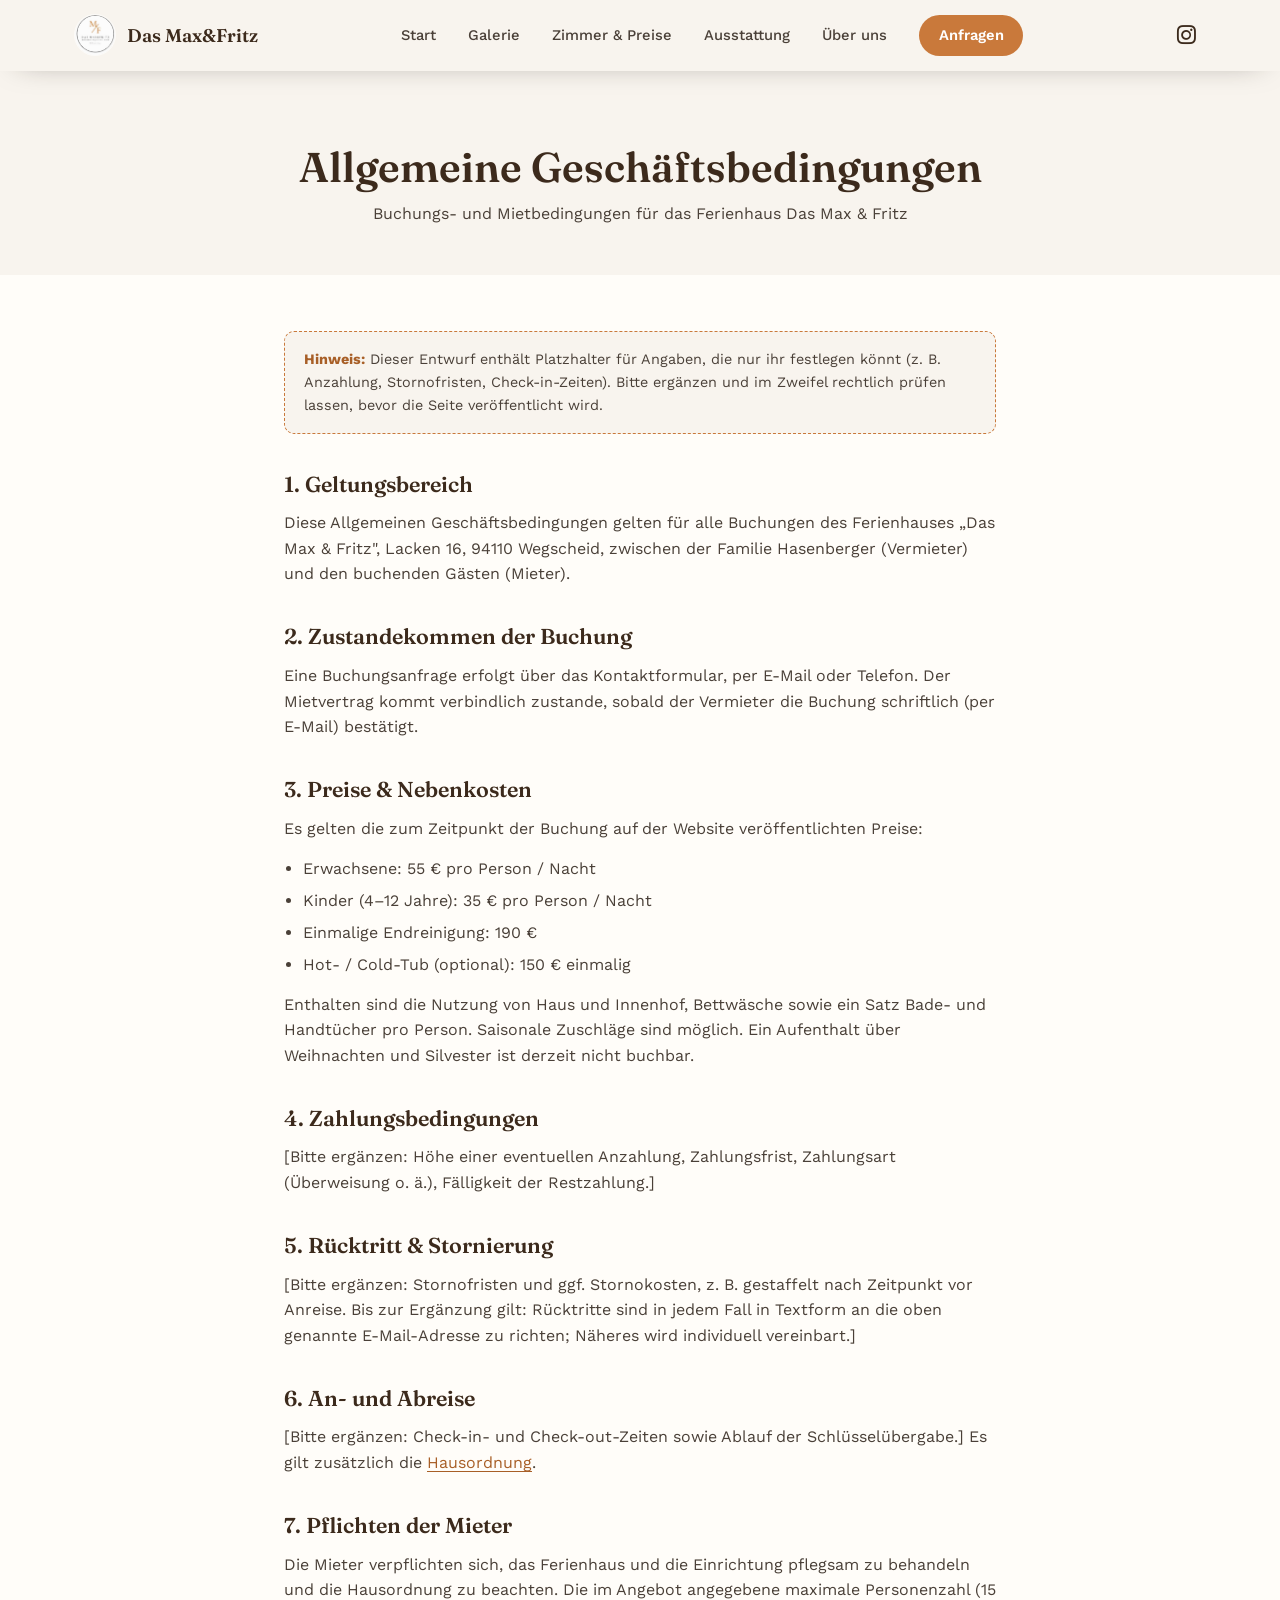
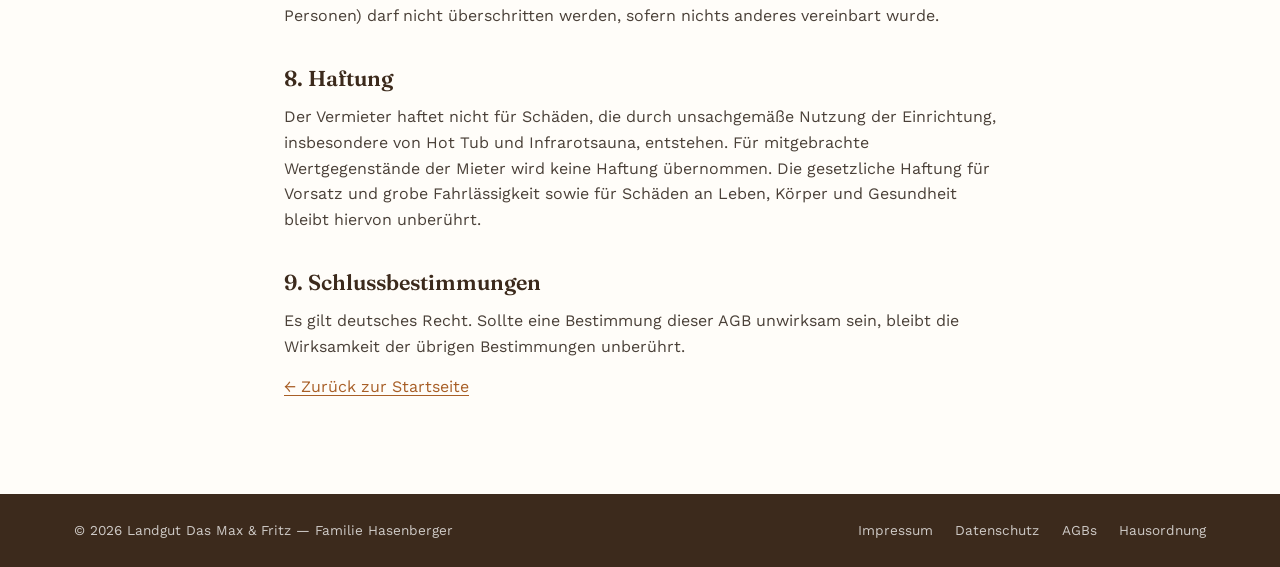
<file: new/agb.html>
<!DOCTYPE html>
<html lang="de">
<head>
<meta charset="UTF-8">
<meta name="viewport" content="width=device-width, initial-scale=1.0">
<title>AGB — Das Max &amp; Fritz</title>
<meta name="robots" content="noindex">
<link rel="icon" href="assets/img/logo.jpg">
<link rel="preconnect" href="https://fonts.googleapis.com">
<link rel="preconnect" href="https://fonts.gstatic.com" crossorigin>
<link href="https://fonts.googleapis.com/css2?family=Fraunces:ital,opsz,wght@0,9..144,400;0,9..144,600;1,9..144,500&family=Work+Sans:wght@400;500;600&display=swap" rel="stylesheet">
<link rel="stylesheet" href="https://cdn.jsdelivr.net/npm/bootstrap-icons@1.11.3/font/bootstrap-icons.min.css">
<link rel="stylesheet" href="assets/css/style.css">
</head>
<body>

<a class="skip-link" href="#main">Zum Inhalt springen</a>

<header class="site-header is-scrolled" id="siteHeader">
  <div class="header-inner">
    <a href="index.html" class="brand">
      <img src="assets/img/logo.jpg" alt="Das Max &amp; Fritz Logo" class="brand-logo">
      <span class="brand-text">Das Max&amp;Fritz</span>
    </a>

    <nav class="main-nav" id="mainNav" aria-label="Hauptnavigation">
      <a href="index.html#start">Start</a>
      <a href="index.html#galerie">Galerie</a>
      <a href="index.html#zimmer">Zimmer &amp; Preise</a>
      <a href="index.html#ausstattung">Ausstattung</a>
      <a href="index.html#ueber-uns">Über uns</a>
      <a href="index.html#kontakt" class="nav-cta">Anfragen</a>
    </nav>

    <div class="header-actions">
      <a href="https://www.instagram.com/dasmaxundfritz_landgut/" class="icon-btn" aria-label="Instagram" target="_blank" rel="noopener"><i class="bi bi-instagram"></i></a>
      <button class="icon-btn nav-toggle" id="navToggle" aria-label="Menü öffnen" aria-expanded="false" aria-controls="mainNav">
        <i class="bi bi-list" id="navToggleIcon"></i>
      </button>
    </div>
  </div>
</header>

<main id="main">
  <section class="legal-hero">
    <h1>Allgemeine Geschäftsbedingungen</h1>
    <p>Buchungs- und Mietbedingungen für das Ferienhaus Das Max &amp; Fritz</p>
  </section>

  <section class="legal-content">
    <div class="placeholder-note">
      <strong>Hinweis:</strong> Dieser Entwurf enthält Platzhalter für Angaben, die nur ihr festlegen könnt (z. B. Anzahlung, Stornofristen, Check-in-Zeiten). Bitte ergänzen und im Zweifel rechtlich prüfen lassen, bevor die Seite veröffentlicht wird.
    </div>

    <h2>1. Geltungsbereich</h2>
    <p>Diese Allgemeinen Geschäftsbedingungen gelten für alle Buchungen des Ferienhauses „Das Max &amp; Fritz", Lacken 16, 94110 Wegscheid, zwischen der Familie Hasenberger (Vermieter) und den buchenden Gästen (Mieter).</p>

    <h2>2. Zustandekommen der Buchung</h2>
    <p>Eine Buchungsanfrage erfolgt über das Kontaktformular, per E-Mail oder Telefon. Der Mietvertrag kommt verbindlich zustande, sobald der Vermieter die Buchung schriftlich (per E-Mail) bestätigt.</p>

    <h2>3. Preise &amp; Nebenkosten</h2>
    <p>Es gelten die zum Zeitpunkt der Buchung auf der Website veröffentlichten Preise:</p>
    <ul>
      <li>Erwachsene: 55&nbsp;€ pro Person / Nacht</li>
      <li>Kinder (4–12 Jahre): 35&nbsp;€ pro Person / Nacht</li>
      <li>Einmalige Endreinigung: 190&nbsp;€</li>
      <li>Hot- / Cold-Tub (optional): 150&nbsp;€ einmalig</li>
    </ul>
    <p>Enthalten sind die Nutzung von Haus und Innenhof, Bettwäsche sowie ein Satz Bade- und Handtücher pro Person. Saisonale Zuschläge sind möglich. Ein Aufenthalt über Weihnachten und Silvester ist derzeit nicht buchbar.</p>

    <h2>4. Zahlungsbedingungen</h2>
    <p>[Bitte ergänzen: Höhe einer eventuellen Anzahlung, Zahlungsfrist, Zahlungsart (Überweisung o. ä.), Fälligkeit der Restzahlung.]</p>

    <h2>5. Rücktritt &amp; Stornierung</h2>
    <p>[Bitte ergänzen: Stornofristen und ggf. Stornokosten, z. B. gestaffelt nach Zeitpunkt vor Anreise. Bis zur Ergänzung gilt: Rücktritte sind in jedem Fall in Textform an die oben genannte E-Mail-Adresse zu richten; Näheres wird individuell vereinbart.]</p>

    <h2>6. An- und Abreise</h2>
    <p>[Bitte ergänzen: Check-in- und Check-out-Zeiten sowie Ablauf der Schlüsselübergabe.] Es gilt zusätzlich die <a href="hausordnung.html">Hausordnung</a>.</p>

    <h2>7. Pflichten der Mieter</h2>
    <p>Die Mieter verpflichten sich, das Ferienhaus und die Einrichtung pflegsam zu behandeln und die Hausordnung zu beachten. Die im Angebot angegebene maximale Personenzahl (15 Personen) darf nicht überschritten werden, sofern nichts anderes vereinbart wurde.</p>

    <h2>8. Haftung</h2>
    <p>Der Vermieter haftet nicht für Schäden, die durch unsachgemäße Nutzung der Einrichtung, insbesondere von Hot Tub und Infrarotsauna, entstehen. Für mitgebrachte Wertgegenstände der Mieter wird keine Haftung übernommen. Die gesetzliche Haftung für Vorsatz und grobe Fahrlässigkeit sowie für Schäden an Leben, Körper und Gesundheit bleibt hiervon unberührt.</p>

    <h2>9. Schlussbestimmungen</h2>
    <p>Es gilt deutsches Recht. Sollte eine Bestimmung dieser AGB unwirksam sein, bleibt die Wirksamkeit der übrigen Bestimmungen unberührt.</p>

    <p><a href="index.html">← Zurück zur Startseite</a></p>
  </section>
</main>

<footer class="site-footer">
  <div class="site-footer__inner">
    <span>© 2026 Landgut Das Max &amp; Fritz — Familie Hasenberger</span>
    <nav class="footer-nav" aria-label="Rechtliches">
      <a href="impressum.html">Impressum</a>
      <a href="datenschutz.html">Datenschutz</a>
      <a href="agb.html">AGBs</a>
      <a href="hausordnung.html">Hausordnung</a>
    </nav>
  </div>
</footer>

<script src="assets/js/main.js"></script>
</body>
</html>
</file>
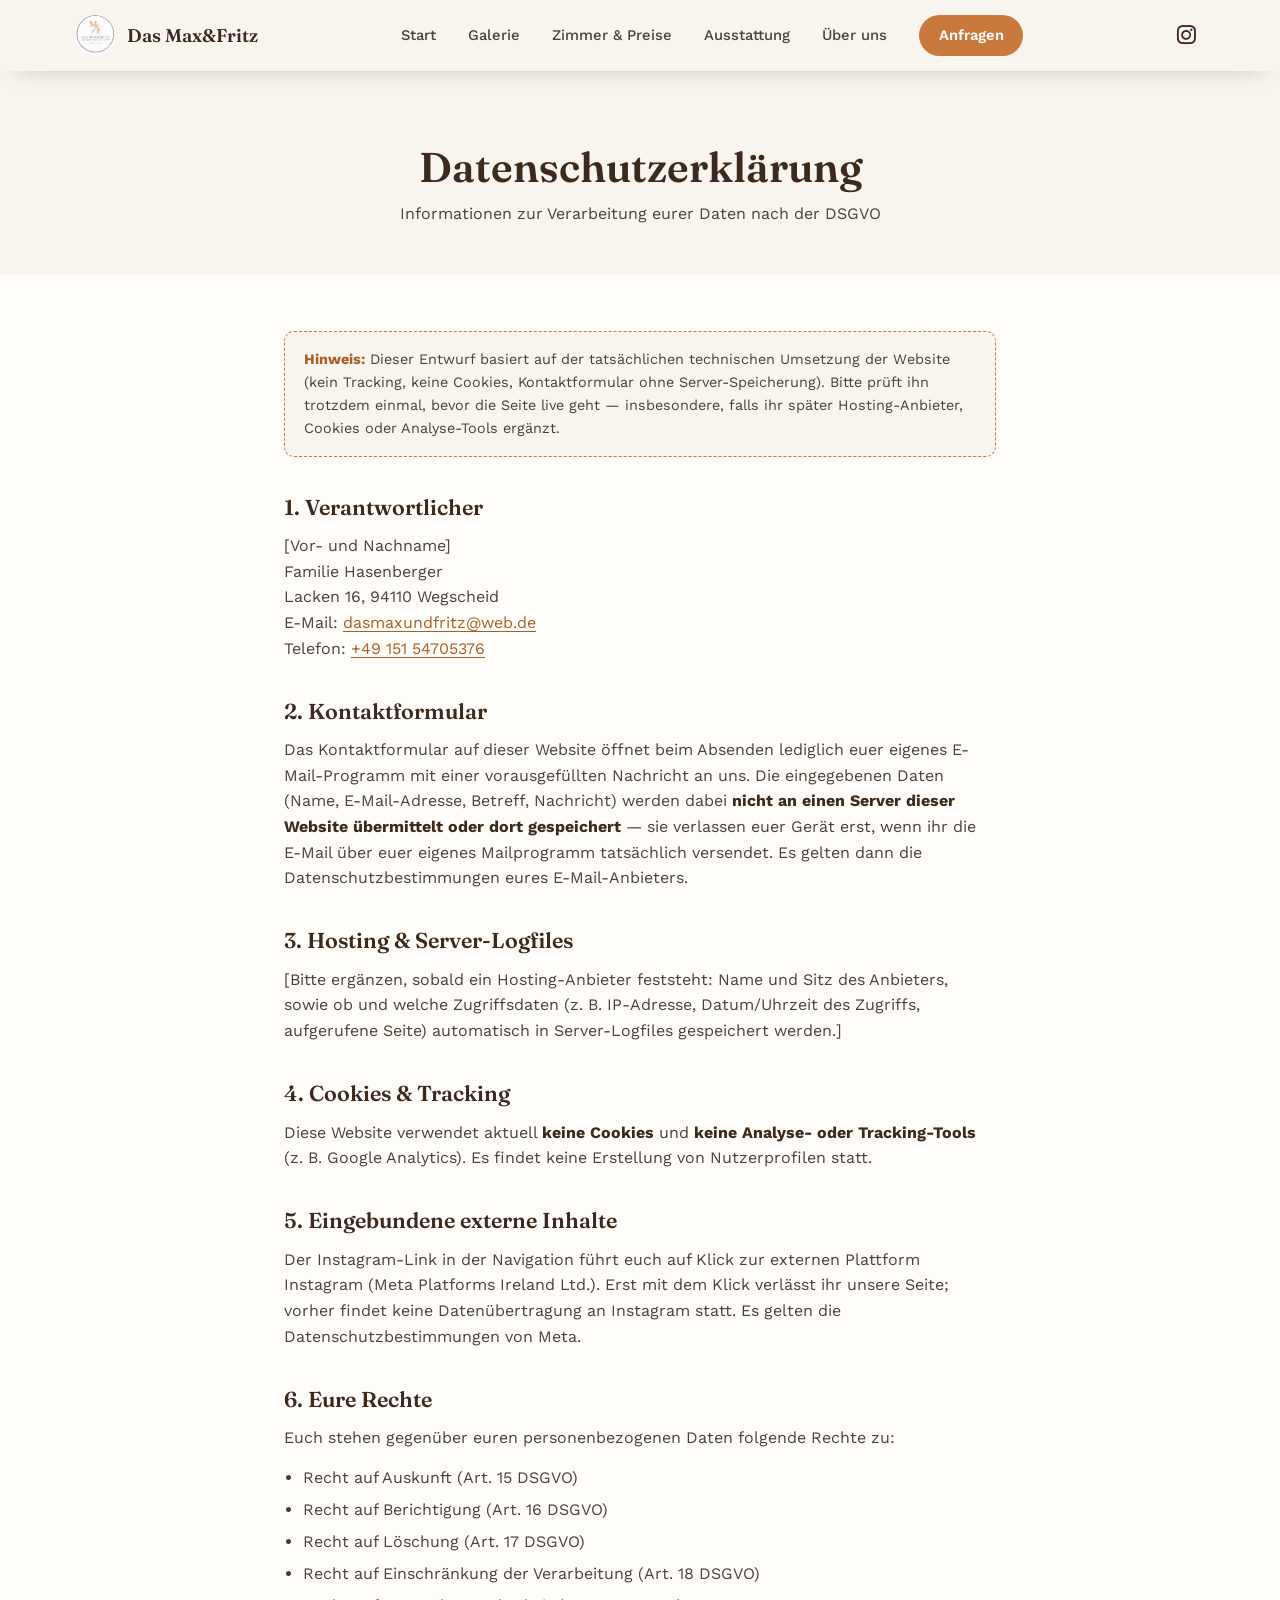
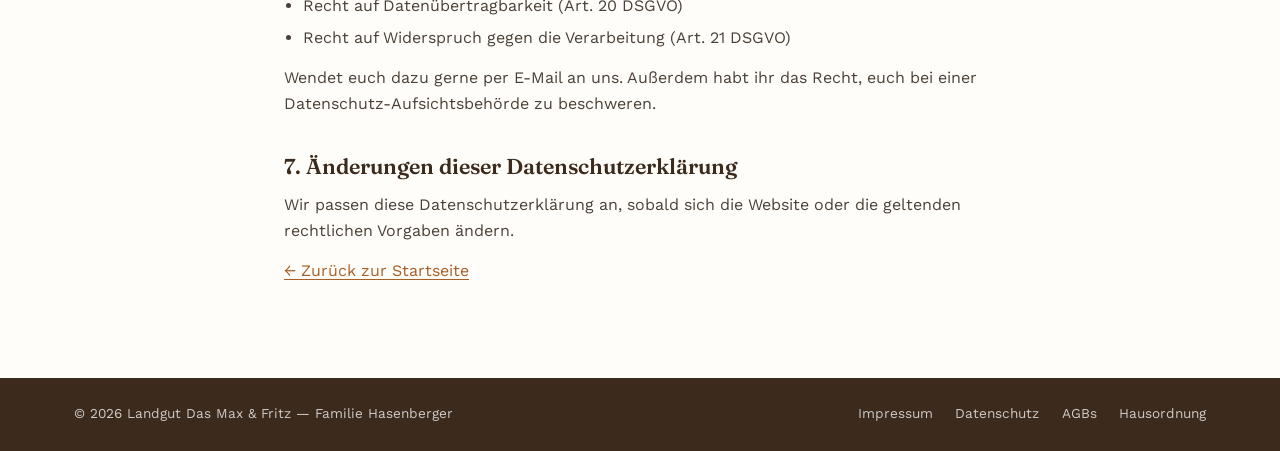
<file: new/datenschutz.html>
<!DOCTYPE html>
<html lang="de">
<head>
<meta charset="UTF-8">
<meta name="viewport" content="width=device-width, initial-scale=1.0">
<title>Datenschutz — Das Max &amp; Fritz</title>
<meta name="robots" content="noindex">
<link rel="icon" href="assets/img/logo.jpg">
<link rel="preconnect" href="https://fonts.googleapis.com">
<link rel="preconnect" href="https://fonts.gstatic.com" crossorigin>
<link href="https://fonts.googleapis.com/css2?family=Fraunces:ital,opsz,wght@0,9..144,400;0,9..144,600;1,9..144,500&family=Work+Sans:wght@400;500;600&display=swap" rel="stylesheet">
<link rel="stylesheet" href="https://cdn.jsdelivr.net/npm/bootstrap-icons@1.11.3/font/bootstrap-icons.min.css">
<link rel="stylesheet" href="assets/css/style.css">
</head>
<body>

<a class="skip-link" href="#main">Zum Inhalt springen</a>

<header class="site-header is-scrolled" id="siteHeader">
  <div class="header-inner">
    <a href="index.html" class="brand">
      <img src="assets/img/logo.jpg" alt="Das Max &amp; Fritz Logo" class="brand-logo">
      <span class="brand-text">Das Max&amp;Fritz</span>
    </a>

    <nav class="main-nav" id="mainNav" aria-label="Hauptnavigation">
      <a href="index.html#start">Start</a>
      <a href="index.html#galerie">Galerie</a>
      <a href="index.html#zimmer">Zimmer &amp; Preise</a>
      <a href="index.html#ausstattung">Ausstattung</a>
      <a href="index.html#ueber-uns">Über uns</a>
      <a href="index.html#kontakt" class="nav-cta">Anfragen</a>
    </nav>

    <div class="header-actions">
      <a href="https://www.instagram.com/dasmaxundfritz_landgut/" class="icon-btn" aria-label="Instagram" target="_blank" rel="noopener"><i class="bi bi-instagram"></i></a>
      <button class="icon-btn nav-toggle" id="navToggle" aria-label="Menü öffnen" aria-expanded="false" aria-controls="mainNav">
        <i class="bi bi-list" id="navToggleIcon"></i>
      </button>
    </div>
  </div>
</header>

<main id="main">
  <section class="legal-hero">
    <h1>Datenschutzerklärung</h1>
    <p>Informationen zur Verarbeitung eurer Daten nach der DSGVO</p>
  </section>

  <section class="legal-content">
    <div class="placeholder-note">
      <strong>Hinweis:</strong> Dieser Entwurf basiert auf der tatsächlichen technischen Umsetzung der Website (kein Tracking, keine Cookies, Kontaktformular ohne Server-Speicherung). Bitte prüft ihn trotzdem einmal, bevor die Seite live geht — insbesondere, falls ihr später Hosting-Anbieter, Cookies oder Analyse-Tools ergänzt.
    </div>

    <h2>1. Verantwortlicher</h2>
    <p>
      [Vor- und Nachname]<br>
      Familie Hasenberger<br>
      Lacken 16, 94110 Wegscheid<br>
      E-Mail: <a href="mailto:dasmaxundfritz@web.de">dasmaxundfritz@web.de</a><br>
      Telefon: <a href="tel:+4915154705376">+49 151 54705376</a>
    </p>

    <h2>2. Kontaktformular</h2>
    <p>Das Kontaktformular auf dieser Website öffnet beim Absenden lediglich euer eigenes E-Mail-Programm mit einer vorausgefüllten Nachricht an uns. Die eingegebenen Daten (Name, E-Mail-Adresse, Betreff, Nachricht) werden dabei <strong>nicht an einen Server dieser Website übermittelt oder dort gespeichert</strong> — sie verlassen euer Gerät erst, wenn ihr die E-Mail über euer eigenes Mailprogramm tatsächlich versendet. Es gelten dann die Datenschutzbestimmungen eures E-Mail-Anbieters.</p>

    <h2>3. Hosting &amp; Server-Logfiles</h2>
    <p>[Bitte ergänzen, sobald ein Hosting-Anbieter feststeht: Name und Sitz des Anbieters, sowie ob und welche Zugriffsdaten (z. B. IP-Adresse, Datum/Uhrzeit des Zugriffs, aufgerufene Seite) automatisch in Server-Logfiles gespeichert werden.]</p>

    <h2>4. Cookies &amp; Tracking</h2>
    <p>Diese Website verwendet aktuell <strong>keine Cookies</strong> und <strong>keine Analyse- oder Tracking-Tools</strong> (z. B. Google Analytics). Es findet keine Erstellung von Nutzerprofilen statt.</p>

    <h2>5. Eingebundene externe Inhalte</h2>
    <p>Der Instagram-Link in der Navigation führt euch auf Klick zur externen Plattform Instagram (Meta Platforms Ireland Ltd.). Erst mit dem Klick verlässt ihr unsere Seite; vorher findet keine Datenübertragung an Instagram statt. Es gelten die Datenschutzbestimmungen von Meta.</p>

    <h2>6. Eure Rechte</h2>
    <p>Euch stehen gegenüber euren personenbezogenen Daten folgende Rechte zu:</p>
    <ul>
      <li>Recht auf Auskunft (Art. 15 DSGVO)</li>
      <li>Recht auf Berichtigung (Art. 16 DSGVO)</li>
      <li>Recht auf Löschung (Art. 17 DSGVO)</li>
      <li>Recht auf Einschränkung der Verarbeitung (Art. 18 DSGVO)</li>
      <li>Recht auf Datenübertragbarkeit (Art. 20 DSGVO)</li>
      <li>Recht auf Widerspruch gegen die Verarbeitung (Art. 21 DSGVO)</li>
    </ul>
    <p>Wendet euch dazu gerne per E-Mail an uns. Außerdem habt ihr das Recht, euch bei einer Datenschutz-Aufsichtsbehörde zu beschweren.</p>

    <h2>7. Änderungen dieser Datenschutzerklärung</h2>
    <p>Wir passen diese Datenschutzerklärung an, sobald sich die Website oder die geltenden rechtlichen Vorgaben ändern.</p>

    <p><a href="index.html">← Zurück zur Startseite</a></p>
  </section>
</main>

<footer class="site-footer">
  <div class="site-footer__inner">
    <span>© 2026 Landgut Das Max &amp; Fritz — Familie Hasenberger</span>
    <nav class="footer-nav" aria-label="Rechtliches">
      <a href="impressum.html">Impressum</a>
      <a href="datenschutz.html">Datenschutz</a>
      <a href="agb.html">AGBs</a>
      <a href="hausordnung.html">Hausordnung</a>
    </nav>
  </div>
</footer>

<script src="assets/js/main.js"></script>
</body>
</html>
</file>
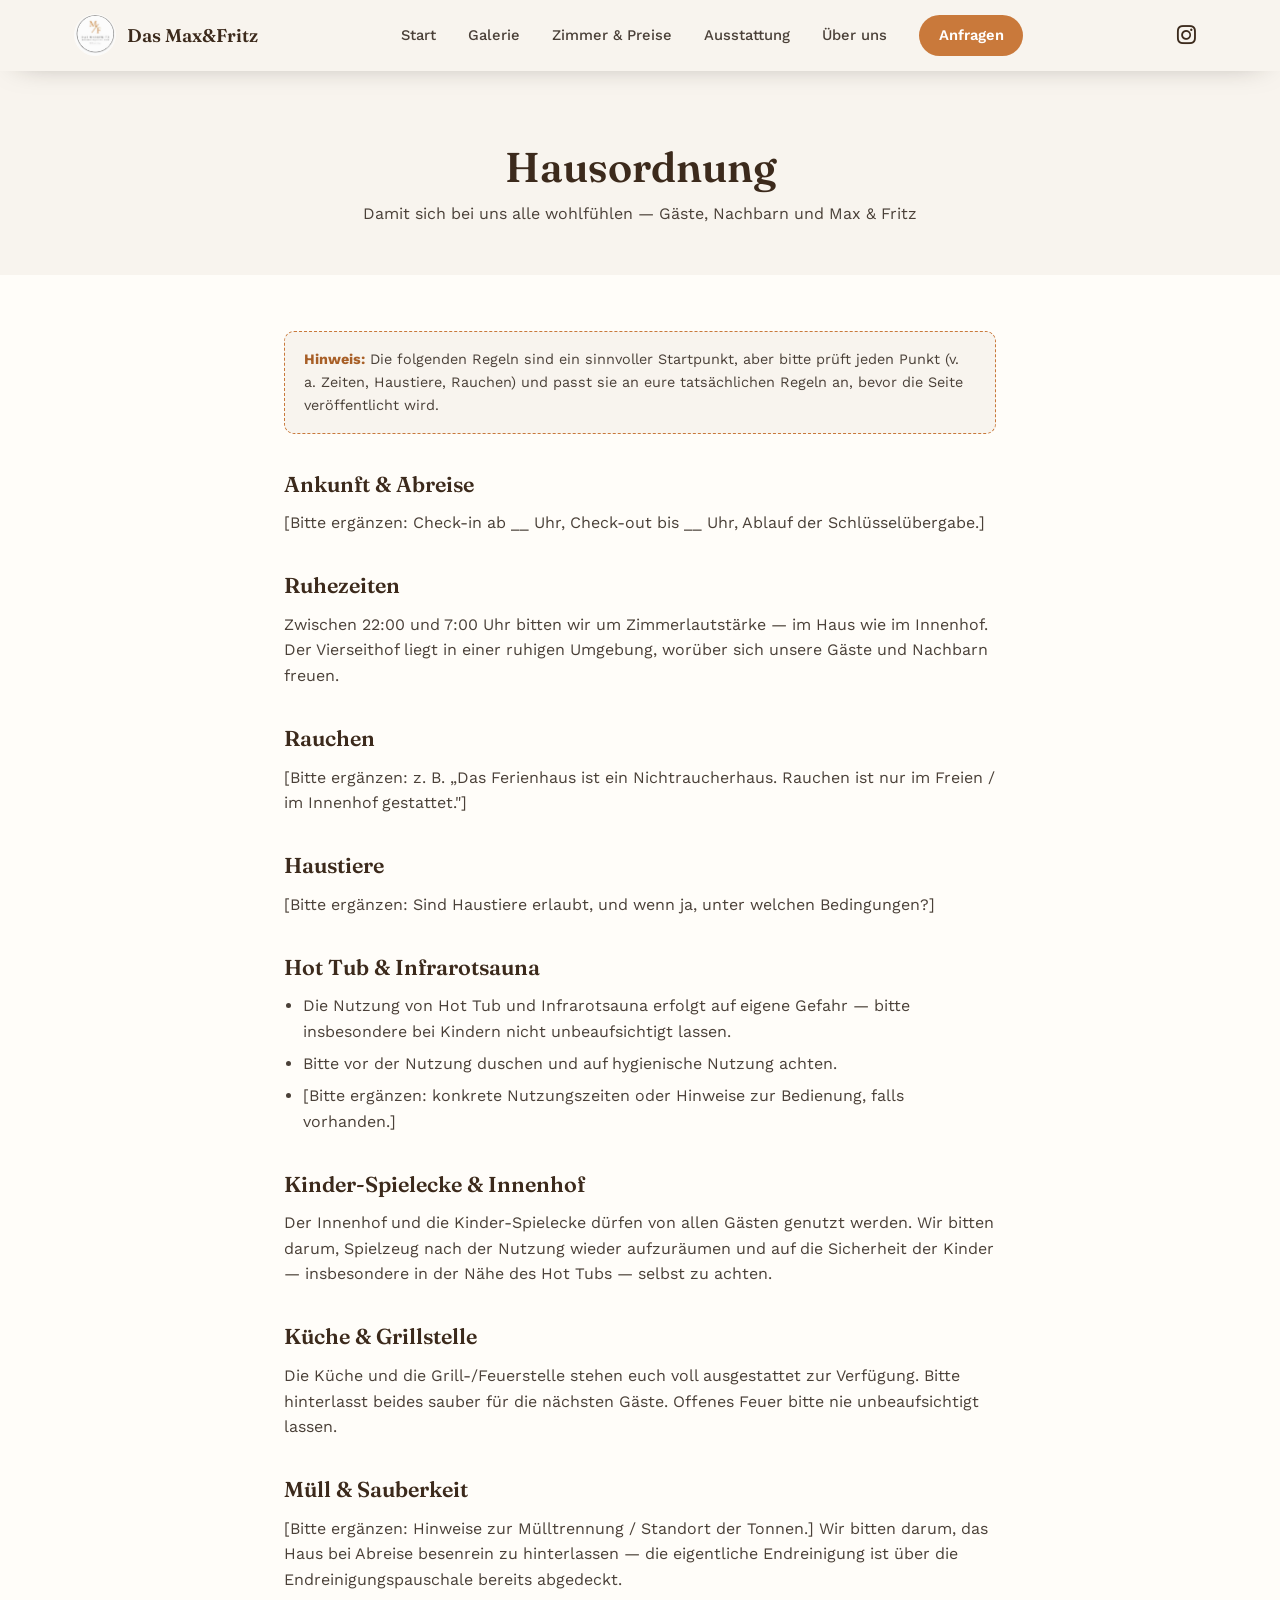
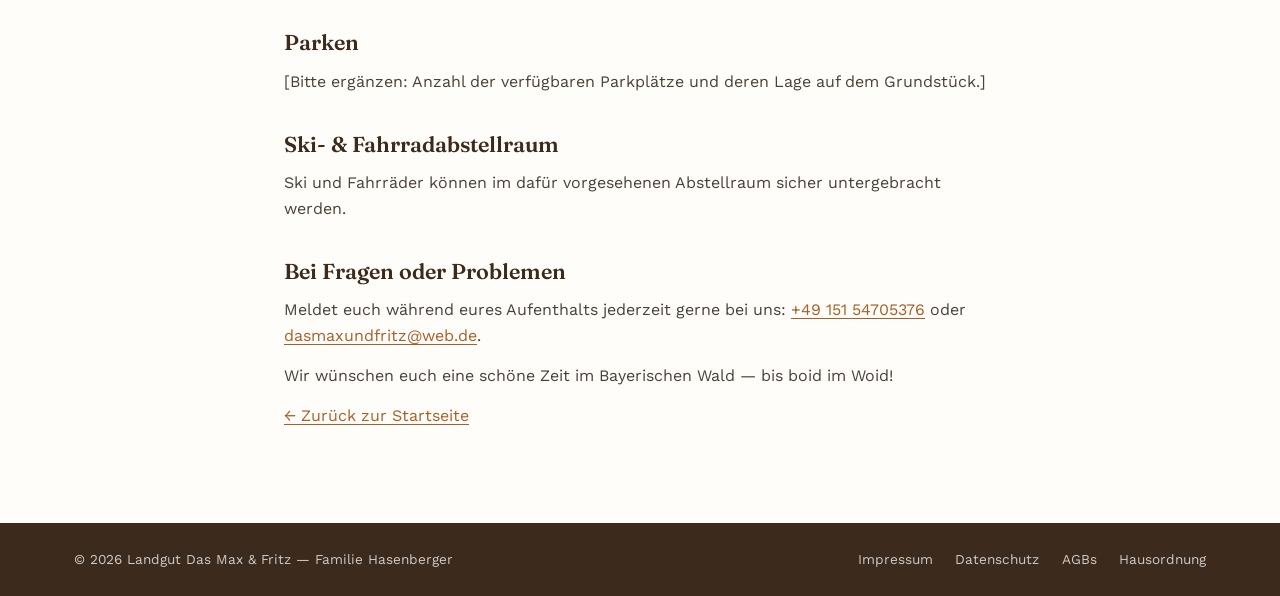
<file: new/hausordnung.html>
<!DOCTYPE html>
<html lang="de">
<head>
<meta charset="UTF-8">
<meta name="viewport" content="width=device-width, initial-scale=1.0">
<title>Hausordnung — Das Max &amp; Fritz</title>
<meta name="robots" content="noindex">
<link rel="icon" href="assets/img/logo.jpg">
<link rel="preconnect" href="https://fonts.googleapis.com">
<link rel="preconnect" href="https://fonts.gstatic.com" crossorigin>
<link href="https://fonts.googleapis.com/css2?family=Fraunces:ital,opsz,wght@0,9..144,400;0,9..144,600;1,9..144,500&family=Work+Sans:wght@400;500;600&display=swap" rel="stylesheet">
<link rel="stylesheet" href="https://cdn.jsdelivr.net/npm/bootstrap-icons@1.11.3/font/bootstrap-icons.min.css">
<link rel="stylesheet" href="assets/css/style.css">
</head>
<body>

<a class="skip-link" href="#main">Zum Inhalt springen</a>

<header class="site-header is-scrolled" id="siteHeader">
  <div class="header-inner">
    <a href="index.html" class="brand">
      <img src="assets/img/logo.jpg" alt="Das Max &amp; Fritz Logo" class="brand-logo">
      <span class="brand-text">Das Max&amp;Fritz</span>
    </a>

    <nav class="main-nav" id="mainNav" aria-label="Hauptnavigation">
      <a href="index.html#start">Start</a>
      <a href="index.html#galerie">Galerie</a>
      <a href="index.html#zimmer">Zimmer &amp; Preise</a>
      <a href="index.html#ausstattung">Ausstattung</a>
      <a href="index.html#ueber-uns">Über uns</a>
      <a href="index.html#kontakt" class="nav-cta">Anfragen</a>
    </nav>

    <div class="header-actions">
      <a href="https://www.instagram.com/dasmaxundfritz_landgut/" class="icon-btn" aria-label="Instagram" target="_blank" rel="noopener"><i class="bi bi-instagram"></i></a>
      <button class="icon-btn nav-toggle" id="navToggle" aria-label="Menü öffnen" aria-expanded="false" aria-controls="mainNav">
        <i class="bi bi-list" id="navToggleIcon"></i>
      </button>
    </div>
  </div>
</header>

<main id="main">
  <section class="legal-hero">
    <h1>Hausordnung</h1>
    <p>Damit sich bei uns alle wohlfühlen — Gäste, Nachbarn und Max &amp; Fritz</p>
  </section>

  <section class="legal-content">
    <div class="placeholder-note">
      <strong>Hinweis:</strong> Die folgenden Regeln sind ein sinnvoller Startpunkt, aber bitte prüft jeden Punkt (v. a. Zeiten, Haustiere, Rauchen) und passt sie an eure tatsächlichen Regeln an, bevor die Seite veröffentlicht wird.
    </div>

    <h2>Ankunft &amp; Abreise</h2>
    <p>[Bitte ergänzen: Check-in ab __ Uhr, Check-out bis __ Uhr, Ablauf der Schlüsselübergabe.]</p>

    <h2>Ruhezeiten</h2>
    <p>Zwischen 22:00 und 7:00 Uhr bitten wir um Zimmerlautstärke — im Haus wie im Innenhof. Der Vierseithof liegt in einer ruhigen Umgebung, worüber sich unsere Gäste und Nachbarn freuen.</p>

    <h2>Rauchen</h2>
    <p>[Bitte ergänzen: z. B. „Das Ferienhaus ist ein Nichtraucherhaus. Rauchen ist nur im Freien / im Innenhof gestattet."]</p>

    <h2>Haustiere</h2>
    <p>[Bitte ergänzen: Sind Haustiere erlaubt, und wenn ja, unter welchen Bedingungen?]</p>

    <h2>Hot Tub &amp; Infrarotsauna</h2>
    <ul>
      <li>Die Nutzung von Hot Tub und Infrarotsauna erfolgt auf eigene Gefahr — bitte insbesondere bei Kindern nicht unbeaufsichtigt lassen.</li>
      <li>Bitte vor der Nutzung duschen und auf hygienische Nutzung achten.</li>
      <li>[Bitte ergänzen: konkrete Nutzungszeiten oder Hinweise zur Bedienung, falls vorhanden.]</li>
    </ul>

    <h2>Kinder-Spielecke &amp; Innenhof</h2>
    <p>Der Innenhof und die Kinder-Spielecke dürfen von allen Gästen genutzt werden. Wir bitten darum, Spielzeug nach der Nutzung wieder aufzuräumen und auf die Sicherheit der Kinder — insbesondere in der Nähe des Hot Tubs — selbst zu achten.</p>

    <h2>Küche &amp; Grillstelle</h2>
    <p>Die Küche und die Grill-/Feuerstelle stehen euch voll ausgestattet zur Verfügung. Bitte hinterlasst beides sauber für die nächsten Gäste. Offenes Feuer bitte nie unbeaufsichtigt lassen.</p>

    <h2>Müll &amp; Sauberkeit</h2>
    <p>[Bitte ergänzen: Hinweise zur Mülltrennung / Standort der Tonnen.] Wir bitten darum, das Haus bei Abreise besenrein zu hinterlassen — die eigentliche Endreinigung ist über die Endreinigungspauschale bereits abgedeckt.</p>

    <h2>Parken</h2>
    <p>[Bitte ergänzen: Anzahl der verfügbaren Parkplätze und deren Lage auf dem Grundstück.]</p>

    <h2>Ski- &amp; Fahrradabstellraum</h2>
    <p>Ski und Fahrräder können im dafür vorgesehenen Abstellraum sicher untergebracht werden.</p>

    <h2>Bei Fragen oder Problemen</h2>
    <p>Meldet euch während eures Aufenthalts jederzeit gerne bei uns: <a href="tel:+4915154705376">+49 151 54705376</a> oder <a href="mailto:dasmaxundfritz@web.de">dasmaxundfritz@web.de</a>.</p>

    <p>Wir wünschen euch eine schöne Zeit im Bayerischen Wald — bis boid im Woid!</p>

    <p><a href="index.html">← Zurück zur Startseite</a></p>
  </section>
</main>

<footer class="site-footer">
  <div class="site-footer__inner">
    <span>© 2026 Landgut Das Max &amp; Fritz — Familie Hasenberger</span>
    <nav class="footer-nav" aria-label="Rechtliches">
      <a href="impressum.html">Impressum</a>
      <a href="datenschutz.html">Datenschutz</a>
      <a href="agb.html">AGBs</a>
      <a href="hausordnung.html">Hausordnung</a>
    </nav>
  </div>
</footer>

<script src="assets/js/main.js"></script>
</body>
</html>
</file>
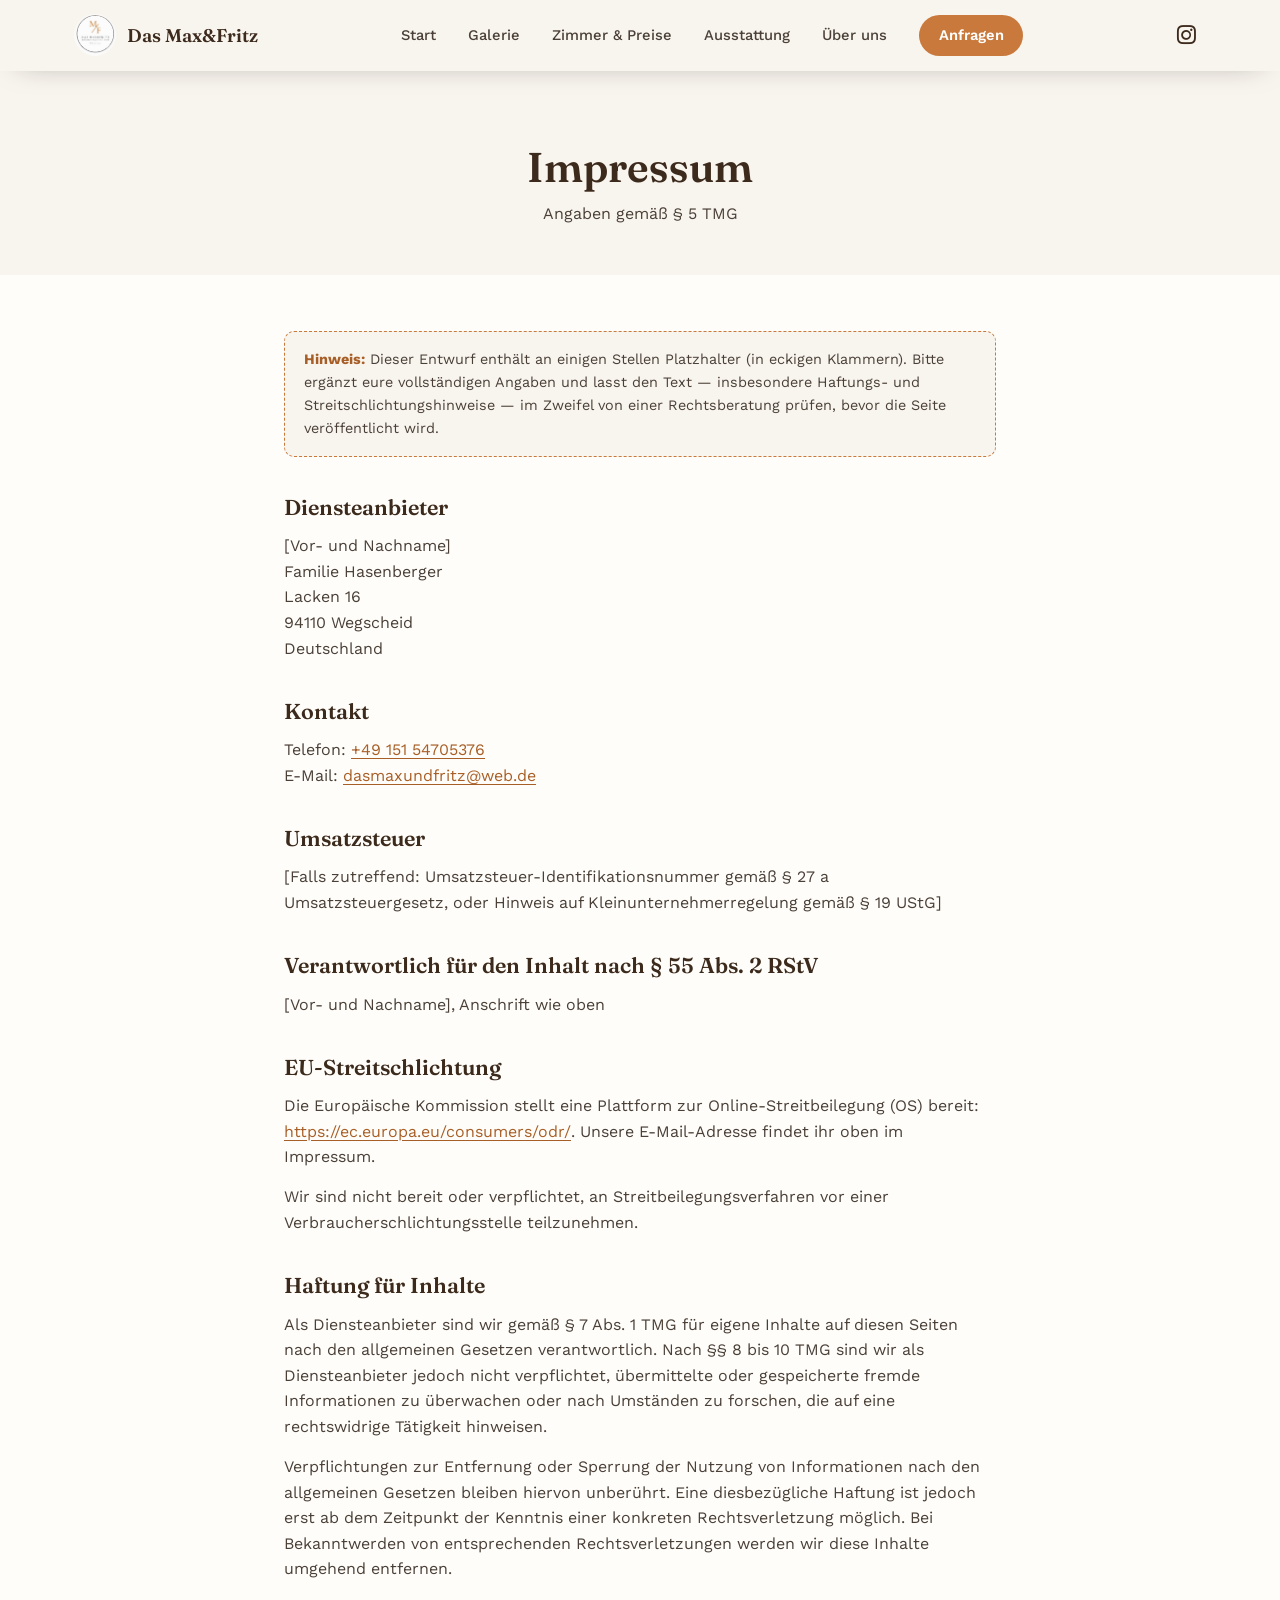
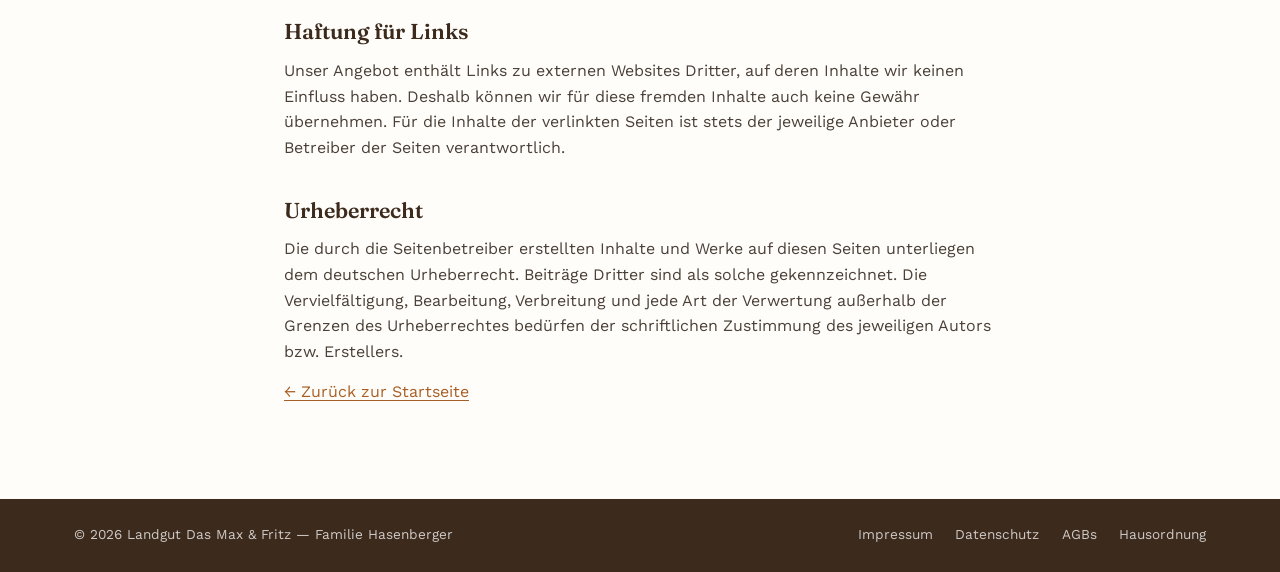
<file: new/impressum.html>
<!DOCTYPE html>
<html lang="de">
<head>
<meta charset="UTF-8">
<meta name="viewport" content="width=device-width, initial-scale=1.0">
<title>Impressum — Das Max &amp; Fritz</title>
<meta name="robots" content="noindex">
<link rel="icon" href="assets/img/logo.jpg">
<link rel="preconnect" href="https://fonts.googleapis.com">
<link rel="preconnect" href="https://fonts.gstatic.com" crossorigin>
<link href="https://fonts.googleapis.com/css2?family=Fraunces:ital,opsz,wght@0,9..144,400;0,9..144,600;1,9..144,500&family=Work+Sans:wght@400;500;600&display=swap" rel="stylesheet">
<link rel="stylesheet" href="https://cdn.jsdelivr.net/npm/bootstrap-icons@1.11.3/font/bootstrap-icons.min.css">
<link rel="stylesheet" href="assets/css/style.css">
</head>
<body>

<a class="skip-link" href="#main">Zum Inhalt springen</a>

<header class="site-header is-scrolled" id="siteHeader">
  <div class="header-inner">
    <a href="index.html" class="brand">
      <img src="assets/img/logo.jpg" alt="Das Max &amp; Fritz Logo" class="brand-logo">
      <span class="brand-text">Das Max&amp;Fritz</span>
    </a>

    <nav class="main-nav" id="mainNav" aria-label="Hauptnavigation">
      <a href="index.html#start">Start</a>
      <a href="index.html#galerie">Galerie</a>
      <a href="index.html#zimmer">Zimmer &amp; Preise</a>
      <a href="index.html#ausstattung">Ausstattung</a>
      <a href="index.html#ueber-uns">Über uns</a>
      <a href="index.html#kontakt" class="nav-cta">Anfragen</a>
    </nav>

    <div class="header-actions">
      <a href="https://www.instagram.com/dasmaxundfritz_landgut/" class="icon-btn" aria-label="Instagram" target="_blank" rel="noopener"><i class="bi bi-instagram"></i></a>
      <button class="icon-btn nav-toggle" id="navToggle" aria-label="Menü öffnen" aria-expanded="false" aria-controls="mainNav">
        <i class="bi bi-list" id="navToggleIcon"></i>
      </button>
    </div>
  </div>
</header>

<main id="main">
  <section class="legal-hero">
    <h1>Impressum</h1>
    <p>Angaben gemäß § 5 TMG</p>
  </section>

  <section class="legal-content">
    <div class="placeholder-note">
      <strong>Hinweis:</strong> Dieser Entwurf enthält an einigen Stellen Platzhalter (in eckigen Klammern). Bitte ergänzt eure vollständigen Angaben und lasst den Text — insbesondere Haftungs- und Streitschlichtungshinweise — im Zweifel von einer Rechtsberatung prüfen, bevor die Seite veröffentlicht wird.

    </div>

    <h2>Diensteanbieter</h2>
    <p>
      [Vor- und Nachname]<br>
      Familie Hasenberger<br>
      Lacken 16<br>
      94110 Wegscheid<br>
      Deutschland
    </p>

    <h2>Kontakt</h2>
    <p>
      Telefon: <a href="tel:+4915154705376">+49 151 54705376</a><br>
      E-Mail: <a href="mailto:dasmaxundfritz@web.de">dasmaxundfritz@web.de</a>
    </p>

    <h2>Umsatzsteuer</h2>
    <p>[Falls zutreffend: Umsatzsteuer-Identifikationsnummer gemäß § 27 a Umsatzsteuergesetz, oder Hinweis auf Kleinunternehmerregelung gemäß § 19 UStG]</p>

    <h2>Verantwortlich für den Inhalt nach § 55 Abs. 2 RStV</h2>
    <p>[Vor- und Nachname], Anschrift wie oben</p>

    <h2>EU-Streitschlichtung</h2>
    <p>Die Europäische Kommission stellt eine Plattform zur Online-Streitbeilegung (OS) bereit: <a href="https://ec.europa.eu/consumers/odr/" target="_blank" rel="noopener">https://ec.europa.eu/consumers/odr/</a>. Unsere E-Mail-Adresse findet ihr oben im Impressum.</p>
    <p>Wir sind nicht bereit oder verpflichtet, an Streitbeilegungsverfahren vor einer Verbraucherschlichtungsstelle teilzunehmen.</p>

    <h2>Haftung für Inhalte</h2>
    <p>Als Diensteanbieter sind wir gemäß § 7 Abs. 1 TMG für eigene Inhalte auf diesen Seiten nach den allgemeinen Gesetzen verantwortlich. Nach §§ 8 bis 10 TMG sind wir als Diensteanbieter jedoch nicht verpflichtet, übermittelte oder gespeicherte fremde Informationen zu überwachen oder nach Umständen zu forschen, die auf eine rechtswidrige Tätigkeit hinweisen.</p>
    <p>Verpflichtungen zur Entfernung oder Sperrung der Nutzung von Informationen nach den allgemeinen Gesetzen bleiben hiervon unberührt. Eine diesbezügliche Haftung ist jedoch erst ab dem Zeitpunkt der Kenntnis einer konkreten Rechtsverletzung möglich. Bei Bekanntwerden von entsprechenden Rechtsverletzungen werden wir diese Inhalte umgehend entfernen.</p>

    <h2>Haftung für Links</h2>
    <p>Unser Angebot enthält Links zu externen Websites Dritter, auf deren Inhalte wir keinen Einfluss haben. Deshalb können wir für diese fremden Inhalte auch keine Gewähr übernehmen. Für die Inhalte der verlinkten Seiten ist stets der jeweilige Anbieter oder Betreiber der Seiten verantwortlich.</p>

    <h2>Urheberrecht</h2>
    <p>Die durch die Seitenbetreiber erstellten Inhalte und Werke auf diesen Seiten unterliegen dem deutschen Urheberrecht. Beiträge Dritter sind als solche gekennzeichnet. Die Vervielfältigung, Bearbeitung, Verbreitung und jede Art der Verwertung außerhalb der Grenzen des Urheberrechtes bedürfen der schriftlichen Zustimmung des jeweiligen Autors bzw. Erstellers.</p>

    <p><a href="index.html">← Zurück zur Startseite</a></p>
  </section>
</main>

<footer class="site-footer">
  <div class="site-footer__inner">
    <span>© 2026 Landgut Das Max &amp; Fritz — Familie Hasenberger</span>
    <nav class="footer-nav" aria-label="Rechtliches">
      <a href="impressum.html">Impressum</a>
      <a href="datenschutz.html">Datenschutz</a>
      <a href="agb.html">AGBs</a>
      <a href="hausordnung.html">Hausordnung</a>
    </nav>
  </div>
</footer>

<script src="assets/js/main.js"></script>
</body>
</html>
</file>
<file: new/assets/css/style.css>
/* ---------- Design tokens ---------- */
:root{
  --cream: #f8f4ee;
  --cream-deep: #efe7db;
  --paper: #fffdf9;
  --ink: #241d16;
  --ink-soft: #4a4038;
  --wood: #6b4a30;
  --wood-deep: #3c2a1c;
  --amber: #c9793b;
  --amber-deep: #a85f27;
  --amber-light: #e8a866;
  --line: rgba(36,29,22,0.1);

  --font-display: 'Fraunces', Georgia, 'Times New Roman', serif;
  --font-body: 'Work Sans', -apple-system, BlinkMacSystemFont, 'Segoe UI', sans-serif;

  --container: 1180px;
  --radius: 14px;
  --shadow-soft: 0 20px 50px -25px rgba(36,29,22,0.35);
  --shadow-card: 0 10px 30px -18px rgba(36,29,22,0.3);

  --ease: cubic-bezier(.22,.61,.36,1);
}

*,*::before,*::after{ box-sizing:border-box; }
html{ scroll-behavior:smooth; }
@media (prefers-reduced-motion: reduce){
  html{ scroll-behavior:auto; }
  *{ animation-duration:0.001ms !important; animation-iteration-count:1 !important; transition-duration:0.001ms !important; }
}

body{
  margin:0;
  font-family:var(--font-body);
  color:var(--ink);
  background:var(--paper);
  line-height:1.6;
  -webkit-font-smoothing:antialiased;
}

img{ max-width:100%; display:block; }
a{ color:inherit; text-decoration:none; }
h1,h2,h3{ font-family:var(--font-display); font-weight:600; line-height:1.15; margin:0; color:var(--wood-deep); }
p{ margin:0; }
ul{ margin:0; padding:0; }

.skip-link{
  position:absolute; left:-999px; top:0; background:var(--ink); color:#fff;
  padding:0.8em 1.2em; z-index:1000; border-radius:0 0 8px 0;
}
.skip-link:focus{ left:0; }

.eyebrow{
  font-family:var(--font-body);
  text-transform:uppercase;
  letter-spacing:0.16em;
  font-size:0.78rem;
  font-weight:600;
  color:var(--amber-deep);
  margin:0 0 0.6em;
}

.btn{
  display:inline-flex; align-items:center; justify-content:center;
  padding:0.95em 1.8em;
  border-radius:999px;
  font-weight:600;
  font-size:0.95rem;
  border:1px solid transparent;
  cursor:pointer;
  transition:transform 0.25s var(--ease), box-shadow 0.25s var(--ease), background 0.25s var(--ease), color 0.25s var(--ease);
}
.btn--primary{
  background:var(--amber);
  color:#fff;
  box-shadow:0 14px 30px -14px rgba(201,121,59,0.65);
}
.btn--primary:hover{ background:var(--amber-deep); transform:translateY(-2px); }
.btn--ghost{
  background:rgba(255,255,255,0.08);
  color:#fff;
  border-color:rgba(255,255,255,0.55);
  backdrop-filter:blur(6px);
}
.btn--ghost:hover{ background:rgba(255,255,255,0.18); transform:translateY(-2px); }
.btn--block{ width:100%; }

/* ---------- Scroll reveal ---------- */
.reveal{
  opacity:0;
  transform:translateY(28px);
  transition:opacity 0.8s var(--ease), transform 0.8s var(--ease);
}
.reveal.is-visible{ opacity:1; transform:translateY(0); }

/* ---------- Header ---------- */
.site-header{
  position:fixed; top:0; left:0; right:0; z-index:200;
  padding:0.9rem 0;
  transition:background 0.35s var(--ease), box-shadow 0.35s var(--ease);
}
.site-header.is-scrolled{
  background:var(--cream);
  box-shadow:0 8px 30px -20px rgba(36,29,22,0.5);
}
.header-inner{
  max-width:var(--container);
  margin:0 auto;
  padding:0 1.5rem;
  display:flex;
  align-items:center;
  justify-content:space-between;
  gap:1.5rem;
}
.brand{ display:flex; align-items:center; gap:0.7rem; }
.brand-logo{
  width:42px; height:42px; border-radius:50%;
  object-fit:cover;
  border:1px solid rgba(255,255,255,0.6);
}
.brand-text{
  font-family:var(--font-display);
  font-weight:600;
  font-size:1.15rem;
  color:var(--site-header-text, #fff);
  transition:color 0.35s var(--ease);
}
.site-header.is-scrolled .brand-text{ color:var(--wood-deep); }

.main-nav{ display:flex; align-items:center; gap:2rem; }
.main-nav a{
  font-size:0.92rem; font-weight:500;
  color:rgba(255,255,255,0.92);
  transition:color 0.3s var(--ease), opacity 0.3s;
  position:relative;
}
.site-header.is-scrolled .main-nav a{ color:var(--ink-soft); }
.main-nav a:not(.nav-cta):hover{ opacity:0.7; }
.main-nav a.nav-cta{
  background:var(--amber);
  color:#fff !important;
  padding:0.6em 1.3em;
  border-radius:999px;
  font-weight:600;
}
.main-nav a.nav-cta:hover{ background:var(--amber-deep); opacity:1; }

.header-actions{ position:relative; z-index:210; display:flex; align-items:center; gap:0.6rem; }
.bi{ line-height:1; vertical-align:-0.125em; }

.icon-btn{
  appearance:none; -webkit-appearance:none;
  background:none; border:none; padding:0; margin:0; cursor:pointer; font:inherit;
  display:inline-flex; align-items:center; justify-content:center;
  width:40px; height:40px; border-radius:50%;
  color:#fff;
  font-size:1.15rem;
  transition:background 0.3s, color 0.3s;
}
.nav-toggle{ font-size:1.4rem; }
.site-header.is-scrolled .icon-btn{ color:var(--wood-deep); }
.icon-btn:hover{ background:rgba(0,0,0,0.06); }
.nav-toggle{ display:none; }

.icon-btn--whatsapp{ position:relative; }
.tooltip-bubble{
  position:absolute; top:calc(100% + 0.6rem); right:0;
  background:var(--ink); color:#fff;
  font-size:0.78rem; font-weight:500; white-space:nowrap;
  padding:0.5em 0.9em; border-radius:8px;
  opacity:0; visibility:hidden; transform:translateY(-4px);
  transition:opacity 0.2s var(--ease), transform 0.2s var(--ease), visibility 0.2s;
  pointer-events:none;
}
.tooltip-bubble.is-visible{ opacity:1; visibility:visible; transform:translateY(0); }

/* ---------- Parallax primitive ---------- */
.parallax{
  position:absolute; inset:0; overflow:hidden;
  z-index:0;
}
.parallax__bg{
  position:absolute;
  top:-15%; left:0; right:0; bottom:-15%;
  background-size:cover;
  background-position:center;
  will-change:transform;
}

/* ---------- Hero ---------- */
.hero{
  position:relative;
  min-height:100svh;
  display:flex; align-items:center; justify-content:center;
  overflow:hidden;
  isolation:isolate;
}
.hero__scrim{
  position:absolute; inset:0; z-index:1;
  background:linear-gradient(180deg, rgba(20,15,10,0.4) 0%, rgba(20,15,10,0.22) 45%, rgba(20,15,10,0.55) 100%);
}
.hero__content{
  position:relative; z-index:2;
  max-width:920px;
  margin:0 auto;
  padding:2rem 1.5rem;
  text-align:center;
  color:#fff;
}
.hero__content h1{
  font-size:clamp(2rem, 3.4vw, 2.7rem);
  color:#fff;
  margin:0.35em 0 0;
  min-height:2.4em;
  display:flex;
  align-items:center;
  justify-content:center;
  transition:opacity 0.4s var(--ease), transform 0.4s var(--ease);
}
.hero__content h1.is-fading{ opacity:0; transform:translateY(8px); }
.hero__subtitle{
  margin:0.9rem 0 0;
  font-size:clamp(1rem, 1.6vw, 1.2rem);
  color:rgba(255,255,255,0.88);
}
.eyebrow{ }
.hero .eyebrow{ color:var(--amber-light); }

.scroll-cue{
  position:absolute; bottom:2rem; left:50%; transform:translateX(-50%);
  z-index:2;
  width:28px; height:44px;
  border:2px solid rgba(255,255,255,0.7);
  border-radius:999px;
  background:transparent;
  cursor:pointer;
}
.scroll-cue span{
  display:block; width:4px; height:8px; border-radius:999px;
  background:#fff; margin:7px auto 0;
  animation:cue 1.8s infinite;
}
@keyframes cue{
  0%{ transform:translateY(0); opacity:1; }
  70%{ transform:translateY(12px); opacity:0; }
  100%{ opacity:0; }
}

/* ---------- Stats ---------- */
.stats{
  max-width:var(--container);
  margin:0 auto;
  padding:2.8rem 1.5rem;
  display:grid;
  grid-template-columns:repeat(5, 1fr);
  gap:1rem;
  text-align:center;
  background:var(--paper);
  border-radius:var(--radius);
  box-shadow:var(--shadow-soft);
  position:relative;
  z-index:5;
}
.stats__item{
  display:flex; flex-direction:column; align-items:center; gap:0.35rem;
  padding:1rem 0.5rem;
  color:var(--amber-deep);
}
.stats__item i{ font-size:1.6rem; }
.stats__item strong{ font-family:var(--font-display); font-size:1.6rem; color:var(--wood-deep); }
.stats__item span{ font-size:0.82rem; color:var(--ink-soft); }

/* ---------- Intro ---------- */
.intro{ padding:1rem 1.5rem 5rem; }
.intro__inner{
  max-width:760px;
  margin:0 auto;
  text-align:center;
}
.intro__inner h2{
  font-size:clamp(1.6rem, 3vw, 2.2rem);
  margin-bottom:1.1rem;
}
.intro__inner p{ color:var(--ink-soft); margin-bottom:1rem; font-size:1.05rem; }
.intro__inner a{ color:var(--amber-deep); font-weight:600; text-decoration:underline; text-underline-offset:3px; }

/* ---------- Section head ---------- */
.section-head{ max-width:var(--container); margin:0 auto; padding:0 1.5rem 2.6rem; text-align:center; }
.section-head h2{ font-size:clamp(1.7rem, 3.4vw, 2.4rem); }

/* ---------- Gallery ---------- */
.gallery{ padding:5rem 0; background:var(--cream); }
.masonry{
  max-width:var(--container);
  margin:0 auto;
  padding:0 1.5rem;
  columns:4 240px;
  column-gap:1rem;
}
.masonry img{
  width:100%;
  margin:0 0 1rem;
  border-radius:10px;
  break-inside:avoid;
  cursor:zoom-in;
  box-shadow:var(--shadow-card);
  transition:transform 0.45s var(--ease), box-shadow 0.45s var(--ease);
}
.masonry img:hover{ transform:translateY(-4px) scale(1.01); box-shadow:0 20px 40px -20px rgba(36,29,22,0.45); }

/* ---------- Rooms ---------- */
.rooms{ padding:5.5rem 0; }
.rooms__layout{
  max-width:var(--container);
  margin:0 auto;
  padding:0 1.5rem;
  display:grid;
  grid-template-columns:1.05fr 0.95fr;
  gap:3.5rem;
  align-items:start;
}
.rooms__main{ border-radius:var(--radius); box-shadow:var(--shadow-card); aspect-ratio:4/3.1; object-fit:cover; width:100%; cursor:zoom-in; transition:opacity 0.25s var(--ease); }
.rooms__main:hover{ opacity:0.94; }
.rooms__thumbs{ display:grid; grid-template-columns:repeat(4,1fr); gap:0.7rem; margin-top:0.7rem; }
.rooms__thumbs img{ border-radius:8px; aspect-ratio:1/1; object-fit:cover; cursor:zoom-in; transition:opacity 0.25s var(--ease); }
.rooms__thumbs img:hover{ opacity:0.85; }
.rooms__info p{ color:var(--ink-soft); margin-bottom:1.1rem; }
.rooms__info strong{ color:var(--wood-deep); }

.price-card{
  margin-top:1.6rem;
  background:var(--cream);
  border:1px solid var(--line);
  border-radius:var(--radius);
  padding:1.8rem;
}
.price-row{
  display:flex; justify-content:space-between; align-items:baseline;
  padding:0.65rem 0;
  border-bottom:1px dashed var(--line);
  font-size:0.98rem;
}
.price-row:last-of-type{ border-bottom:none; }
.price-row strong{ color:var(--amber-deep); }
.price-note{ color:var(--ink-soft); font-size:0.85rem; margin:1rem 0 1.3rem; }

/* ---------- Amenities ---------- */
.amenities{ padding:5.5rem 0; background:var(--cream); }
.amenities__grid{
  max-width:var(--container);
  margin:0 auto;
  padding:0 1.5rem;
  display:grid;
  grid-template-columns:repeat(3, 1fr);
  gap:1.3rem;
}
.amenity{
  display:flex; align-items:center; gap:1rem;
  background:var(--paper);
  border-radius:12px;
  padding:1.3rem 1.4rem;
  box-shadow:var(--shadow-card);
  transition:transform 0.3s var(--ease);
}
.amenity:hover{ transform:translateY(-3px); }
.amenity i{ flex-shrink:0; color:var(--amber); font-size:1.8rem; }
.amenity span{ font-size:0.94rem; color:var(--ink-soft); }

/* ---------- Activities ---------- */
.activities{ padding:5.5rem 0; }
.activities__grid{
  max-width:var(--container);
  margin:0 auto;
  padding:0 1.5rem;
  display:grid;
  grid-template-columns:repeat(3, 1fr);
  gap:1.8rem;
}
.activity-card{
  background:var(--paper);
  border-radius:20px;
  overflow:hidden;
  box-shadow:var(--shadow-card);
  display:flex;
  flex-direction:column;
  transition:transform 0.4s var(--ease), box-shadow 0.4s var(--ease);
}
.activity-card:hover{ transform:translateY(-6px); box-shadow:0 26px 54px -22px rgba(36,29,22,0.45); }
.activity-card__media{ position:relative; aspect-ratio:4/3; overflow:hidden; }
.activity-card__media img{ position:absolute; inset:0; width:100%; height:100%; object-fit:cover; transition:transform 0.6s var(--ease); }
.activity-card:hover .activity-card__media img{ transform:scale(1.08); }
.activity-card__scrim{
  position:absolute; inset:0;
  background:linear-gradient(180deg, rgba(20,15,10,0) 35%, rgba(20,15,10,0.78) 100%);
}
.activity-card__tag{
  position:absolute; top:1rem; left:1rem;
  background:rgba(255,253,249,0.92);
  backdrop-filter:blur(6px);
  color:var(--amber-deep);
  font-size:0.66rem; letter-spacing:0.08em; text-transform:uppercase; font-weight:700;
  padding:0.4em 0.85em;
  border-radius:999px;
}
.activity-card__media h3{
  position:absolute; left:1.3rem; right:1.3rem; bottom:1rem;
  font-family:var(--font-display); font-weight:600; color:#fff; font-size:1.3rem; margin:0;
}
.activity-card__body{ padding:1.2rem 1.4rem 1.5rem; }
.activity-card__body p{ font-size:0.9rem; color:var(--ink-soft); margin:0; }

/* ---------- Story / parallax bands ---------- */
.story, .catering{ position:relative; overflow:hidden; isolation:isolate; }
.story{ min-height:78vh; display:flex; align-items:center; }
.story__scrim{ position:absolute; inset:0; background:linear-gradient(180deg, rgba(20,15,10,0.55), rgba(20,15,10,0.68)); z-index:1; }
.story__content{
  position:relative; z-index:2;
  max-width:680px; margin:0 auto; padding:5rem 1.5rem;
  text-align:center; color:#fff;
}
.story__content h2{ color:#fff; font-size:clamp(1.8rem,3.6vw,2.6rem); margin-bottom:1rem; }
.story__content p{ color:rgba(255,255,255,0.92); margin-bottom:1.1rem; font-size:1.05rem; }
.story__signoff{ font-family:var(--font-display); font-style:italic; font-size:1.2rem; margin-top:1.6rem; }

/* ---------- Reviews ---------- */
.reviews{ padding:5.5rem 0; }
.reviews__grid{
  max-width:var(--container); margin:0 auto; padding:0 1.5rem;
  display:grid; grid-template-columns:repeat(3, 1fr); gap:1.5rem;
}
.review-card{
  background:var(--cream);
  border-radius:var(--radius);
  padding:1.8rem;
  border:1px solid var(--line);
}
.review-card__stars{ display:flex; gap:0.2rem; color:var(--amber); margin-bottom:0.9rem; font-size:0.9rem; }
.review-card p{ color:var(--ink-soft); font-size:0.94rem; margin-bottom:1rem; }
.review-card__meta{ font-size:0.8rem; color:var(--amber-deep); font-weight:600; }

/* ---------- Catering band ---------- */
.catering{ min-height:60vh; display:flex; align-items:center; }
.catering__scrim{ position:absolute; inset:0; background:rgba(20,15,10,0.6); z-index:1; }
.catering__card{
  position:relative; z-index:2;
  max-width:var(--container); margin:0 auto; padding:4.5rem 1.5rem;
  display:grid; grid-template-columns:1fr 1fr; gap:2.5rem;
  color:#fff;
}
.catering__card .eyebrow{ color:var(--amber-light); }
.catering__card p:last-child{ color:rgba(255,255,255,0.92); font-size:1.05rem; }

/* ---------- Contact ---------- */
.contact{ padding:5.5rem 0 6rem; background:var(--cream); }
.contact__layout{
  max-width:var(--container); margin:0 auto; padding:0 1.5rem;
  display:grid; grid-template-columns:0.8fr 1.2fr; gap:3.5rem;
}
.contact__info{ display:flex; flex-direction:column; gap:1.1rem; }
.contact__line{ display:flex; align-items:center; gap:0.8rem; color:var(--ink-soft); font-size:1rem; }
.contact__line i{ color:var(--amber); flex-shrink:0; font-size:1.2rem; }
.contact__line a:hover{ color:var(--amber-deep); }
.contact__host{ margin-top:0.5rem; font-family:var(--font-display); font-style:italic; color:var(--wood-deep); font-size:1.1rem; }

.contact__form{ background:var(--paper); border-radius:var(--radius); padding:2rem; box-shadow:var(--shadow-card); }
.form-row{ margin-bottom:1.1rem; }
.form-row label{ display:block; font-size:0.82rem; font-weight:600; color:var(--ink-soft); margin-bottom:0.4rem; }
.form-row input, .form-row textarea{
  width:100%;
  border:1px solid var(--line);
  border-radius:8px;
  padding:0.75em 0.9em;
  font-family:var(--font-body);
  font-size:0.95rem;
  background:var(--cream);
  color:var(--ink);
  resize:vertical;
  transition:border-color 0.25s;
}
.form-row input:focus, .form-row textarea:focus{ outline:none; border-color:var(--amber); }
.form-note{ margin-top:0.9rem; font-size:0.88rem; color:var(--amber-deep); min-height:1.2em; }

/* ---------- Footer ---------- */
.site-footer{ background:var(--wood-deep); color:rgba(255,255,255,0.75); }
.site-footer__inner{
  max-width:var(--container); margin:0 auto; padding:1.6rem 1.5rem;
  display:flex; justify-content:space-between; align-items:center; flex-wrap:wrap; gap:0.8rem;
  font-size:0.85rem;
}
.footer-nav{ display:flex; gap:1.4rem; }
.footer-nav a:hover{ color:#fff; }

/* ---------- Legal pages ---------- */
.legal-hero{
  padding:9rem 1.5rem 3rem;
  background:var(--cream);
  text-align:center;
}
.legal-hero h1{ font-size:clamp(1.9rem, 4vw, 2.6rem); }
.legal-hero p{ color:var(--ink-soft); margin-top:0.6rem; }

.legal-content{
  max-width:760px;
  margin:0 auto;
  padding:3.5rem 1.5rem 5rem;
}
.legal-content h2{
  font-size:1.35rem;
  margin:2.4rem 0 0.8rem;
}
.legal-content h2:first-child{ margin-top:0; }
.legal-content h3{
  font-family:var(--font-body);
  font-size:1rem;
  font-weight:600;
  color:var(--wood-deep);
  margin:1.4rem 0 0.5rem;
}
.legal-content p{ color:var(--ink-soft); margin-bottom:0.9rem; }
.legal-content ul{ margin:0 0 0.9rem; padding-left:1.2rem; color:var(--ink-soft); }
.legal-content li{ margin-bottom:0.4rem; }
.legal-content a{ color:var(--amber-deep); text-decoration:underline; text-underline-offset:3px; }
.legal-content strong{ color:var(--wood-deep); }

.placeholder-note{
  background:var(--cream);
  border:1px dashed var(--amber);
  border-radius:10px;
  padding:1rem 1.2rem;
  margin-bottom:2rem;
  font-size:0.9rem;
  color:var(--ink-soft);
}
.placeholder-note strong{ color:var(--amber-deep); }

/* ---------- Lightbox ---------- */
.lightbox{
  position:fixed; inset:0; z-index:500;
  display:flex; align-items:center; justify-content:center;
  background:rgba(15,11,8,0.94);
  opacity:0; visibility:hidden;
  transition:opacity 0.3s var(--ease);
  padding:2rem;
}
.lightbox.is-open{ opacity:1; visibility:visible; }
.lightbox img{ max-width:min(90vw, 1100px); max-height:85vh; border-radius:8px; box-shadow:0 30px 80px rgba(0,0,0,0.6); }
.lightbox__close, .lightbox__nav{
  appearance:none; -webkit-appearance:none; border:none; padding:0; margin:0; cursor:pointer; font:inherit;
  position:absolute; color:#fff; background:rgba(255,255,255,0.08);
  width:48px; height:48px; border-radius:50%;
  font-size:1.3rem;
  display:flex; align-items:center; justify-content:center;
  transition:background 0.25s;
}
.lightbox__close:hover, .lightbox__nav:hover{ background:rgba(255,255,255,0.2); }
.lightbox__close{ top:1.5rem; right:1.5rem; }
.lightbox__nav--prev{ left:1.5rem; top:50%; transform:translateY(-50%); }
.lightbox__nav--next{ right:1.5rem; top:50%; transform:translateY(-50%); }

/* ---------- Responsive ---------- */
@media (max-width: 980px){
  .rooms__layout, .contact__layout{ grid-template-columns:1fr; gap:2.5rem; }
  .amenities__grid{ grid-template-columns:repeat(2, 1fr); }
  .activities__grid{ grid-template-columns:repeat(2, 1fr); }
  .reviews__grid{ grid-template-columns:1fr; }
  .catering__card{ grid-template-columns:1fr; gap:1.8rem; }
  .stats{ grid-template-columns:repeat(3, 1fr); }
}

@media (max-width: 1020px){
  .main-nav{
    position:fixed; inset:0 0 0 auto; width:min(320px, 84vw);
    background:var(--paper);
    flex-direction:column; align-items:flex-start;
    padding:6rem 2rem 2rem;
    gap:1.6rem;
    transform:translateX(100%);
    transition:transform 0.4s var(--ease);
    box-shadow:-20px 0 60px -30px rgba(0,0,0,0.4);
  }
  .main-nav.is-open{ transform:translateX(0); }
  .main-nav a{ color:var(--ink) !important; font-size:1.05rem; }
  .main-nav a.nav-cta{ margin-top:0.5rem; }
  .nav-toggle{ display:inline-flex; }
  .icon-btn[aria-label="Instagram"]{ display:none; }
  .icon-btn--whatsapp{ display:none; }
}

.nav-open .nav-toggle{ color:var(--wood-deep); }

@media (max-width: 760px){
  .scroll-cue{ display:none; }

  .masonry{ columns:2 160px; }
  .stats{ grid-template-columns:repeat(2, 1fr); }
  .amenities__grid{ grid-template-columns:1fr; }
  .activities__grid{ grid-template-columns:1fr; }
  .site-footer__inner{ flex-direction:column; text-align:center; }
}
</file>
